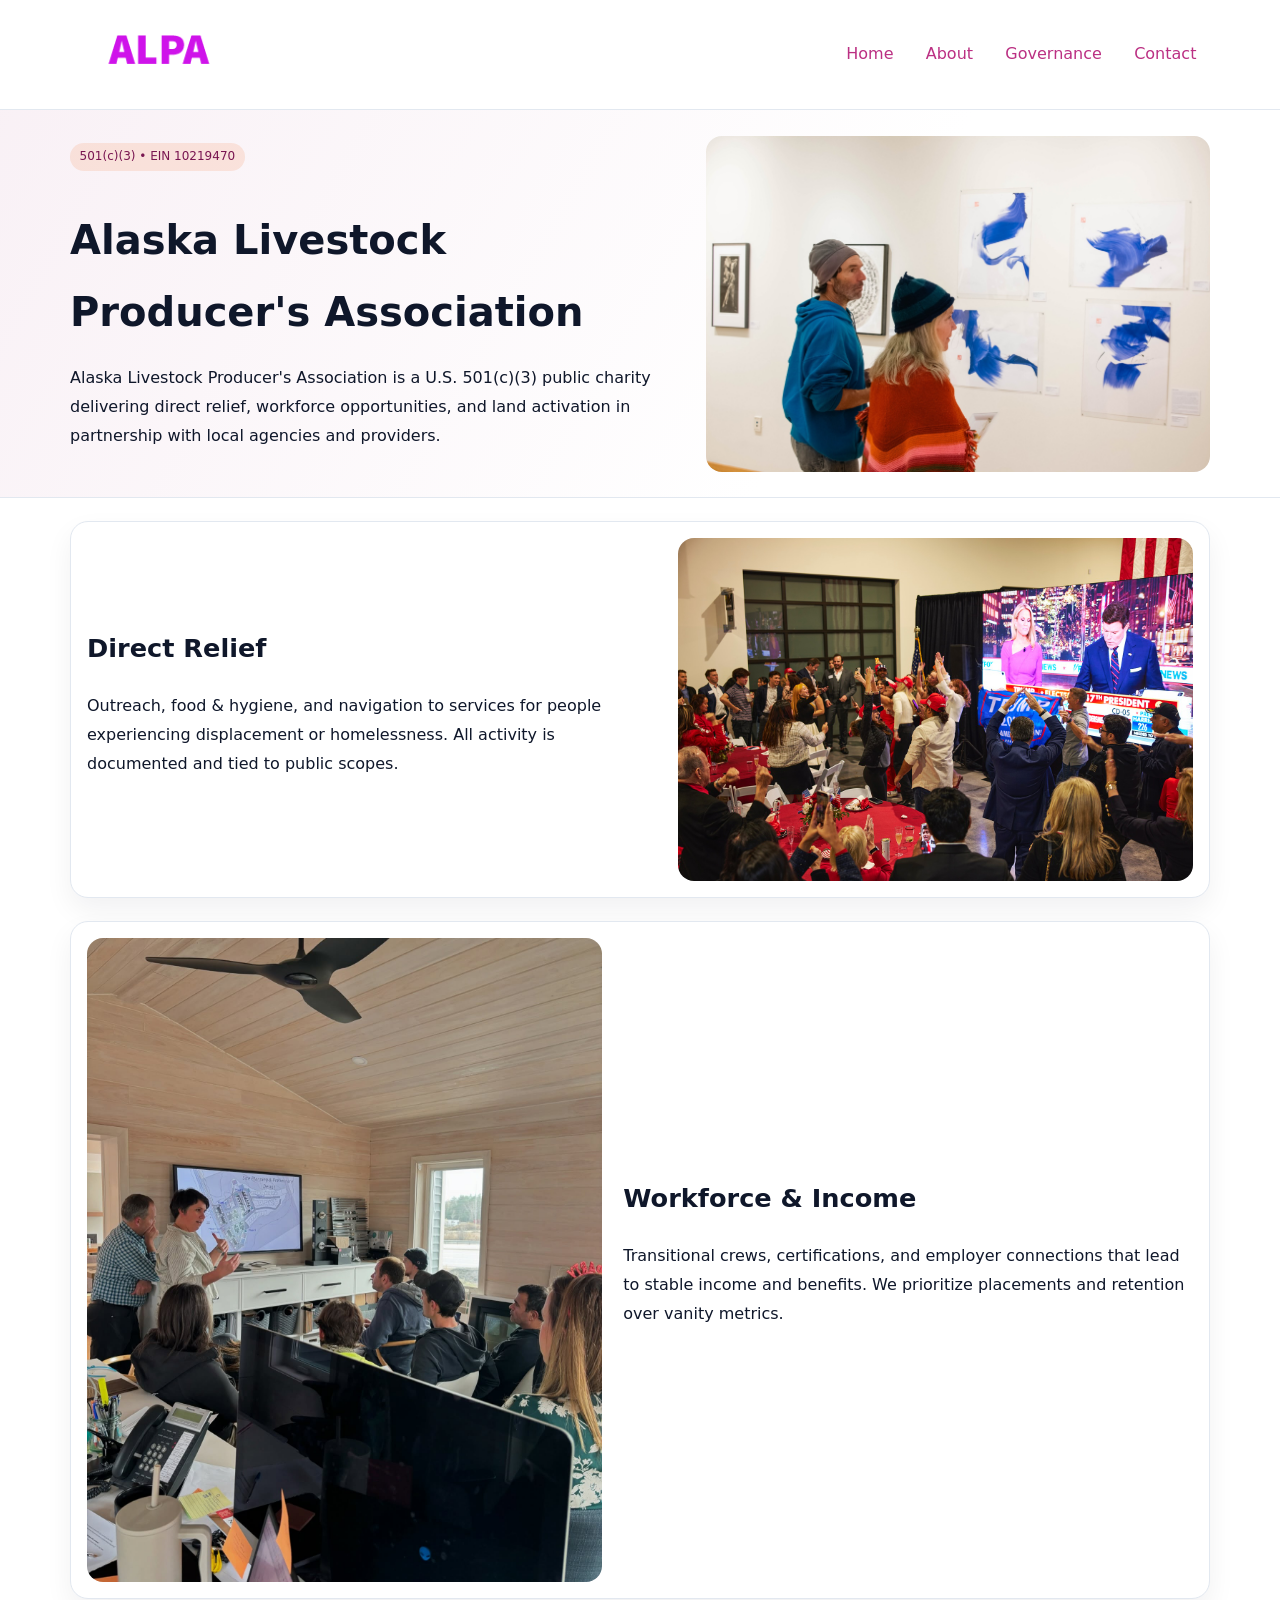
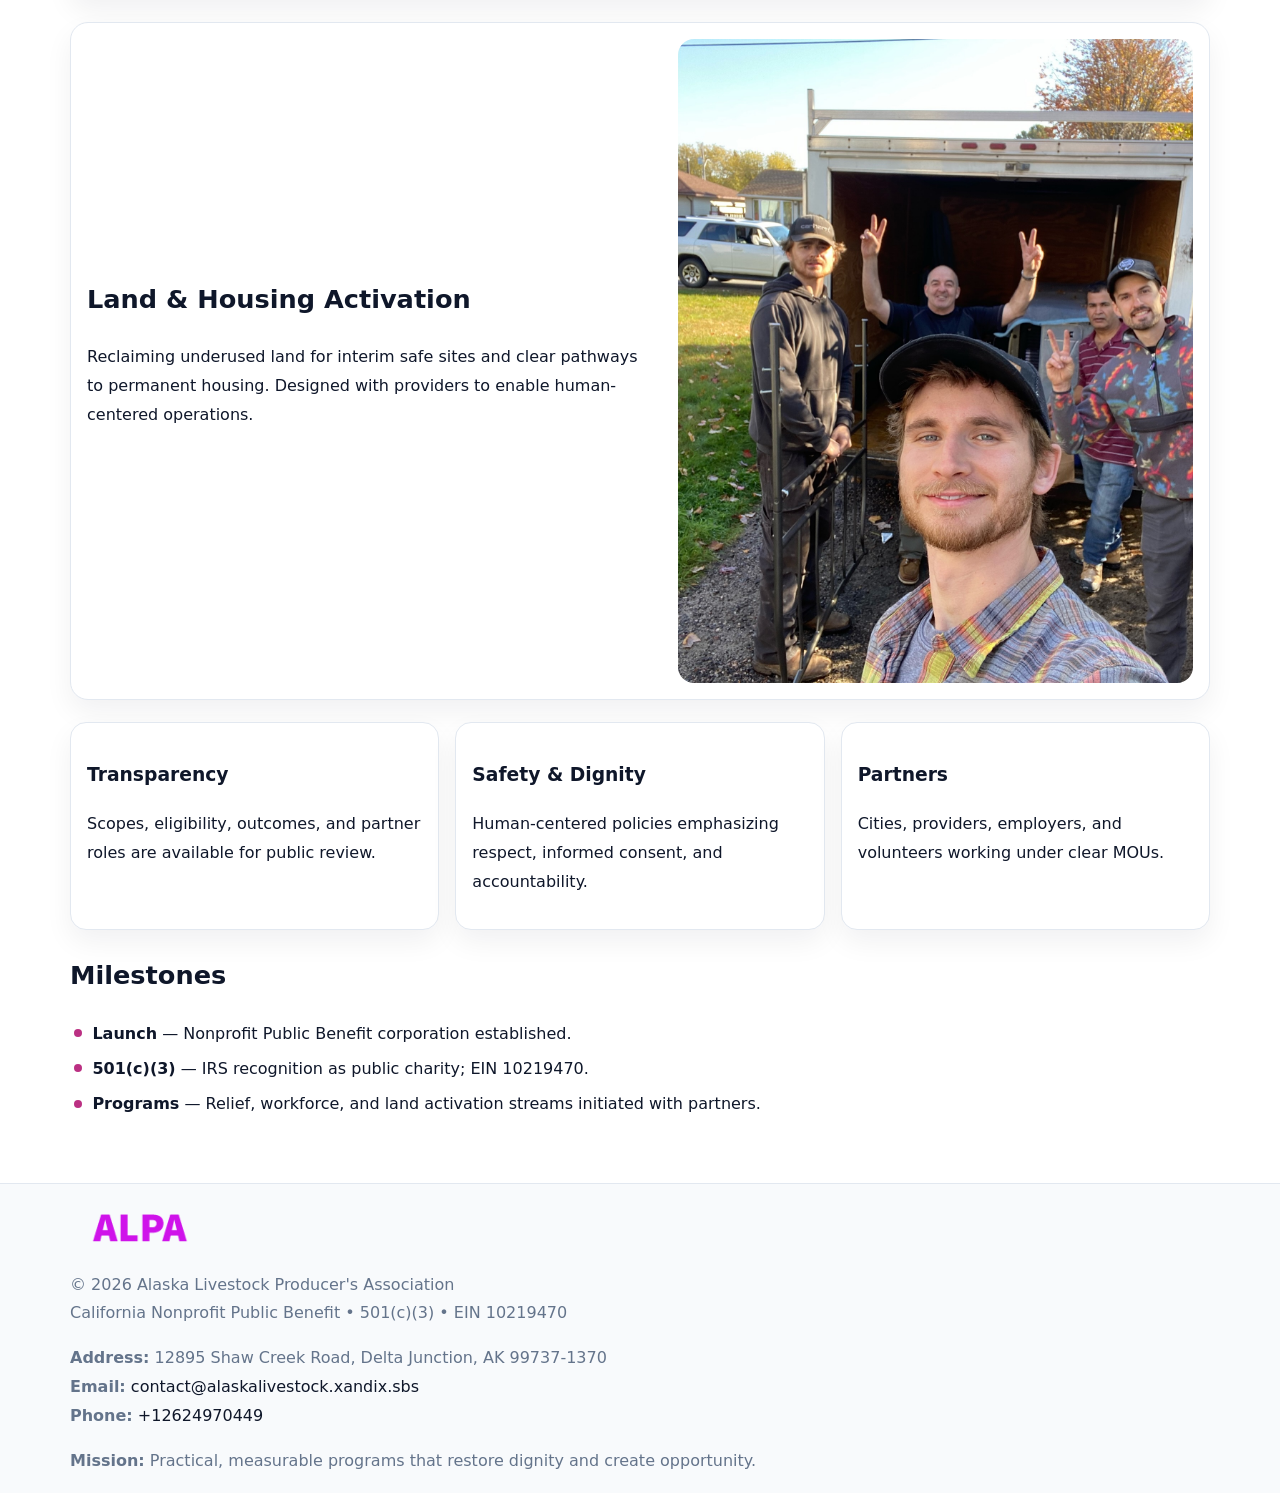
<file: index.html>
<!doctype html><html lang="en"><head>
<meta charset="utf-8">
<meta name="viewport" content="width=device-width,initial-scale=1">
<title>Alaska Livestock Producer's Association – Nonprofit • 2025</title>
<link rel="stylesheet" href="assets/styles.css">
<link rel="icon" href="images/logo.png">
<meta name="data-ein" content="10219470">
<meta name="data-name" content="Alaska Livestock Producer's Association">
<meta name="data-email" content="contact@alaskalivestock.xandix.sbs">
<meta name="data-phone" content="+12624970449">
<meta name="data-address" content="12895 Shaw Creek Road,
Delta Junction, AK 99737-1370">
<meta name="data-map" content="12895+Shaw+Creek+Road,+Delta+Junction,+AK+99737-1370">
  <meta name="description" content="We are a 501(c)(3) organization advancing community services, education, and direct relief through transparent programs, local partnerships, and measurable outcomes.">
<meta name="facebook-domain-verification" content="sjh4pb9nysnxkhkirk5gt5nfypah1m" />
</head><body>
<div style="position:absolute;left:-9999px;top:-9999px;opacity:0" data-uniq="{{UNIQUE_BLOB}}">
  <span>We are a 501(c)(3) organization advancing community services, education, and direct relief through transparent programs, local partnerships, and measurable outcomes.</span><svg width="12" height="12" viewBox="0 0 12 12" xmlns="http://www.w3.org/2000/svg"><circle cx="6" cy="6" r="5" fill="#9d174d"/></svg><img src="images/relief.jpg" width="1" height="1" alt="" loading="lazy"/>
</div>

<header>
  <div class="c57685e2a2e">
    <a href="index.html"><img src="images/logo.png" alt="Alaska Livestock Producer's Association" style="width:150px"></a>
    <nav>
      <a class="active" href="index.html">Home</a>
      <a href="about.html">About</a>
      <a href="governance.html">Governance</a>
      <a href="contact.html">Contact</a>
    </nav>
  </div>
</header>

<section class="cf7de6b0f77">
  <div class="cb99d5c20c5">
    <div>
      <span class="c7acbadb09f">501(c)(3) • EIN 10219470</span>
      <h1>Alaska Livestock Producer's Association</h1>
      <p class="c986c27e8db">Alaska Livestock Producer's Association is a U.S. 501(c)(3) public charity delivering direct relief, workforce opportunities, and land activation in partnership with local agencies and providers.</p>
    </div>
    <img src="images/hero.jpg" alt="Community work">
  </div>
</section>

<main class="main-wrap">
  <section class="section zigzag">
    <div>
      <h2>Direct Relief</h2>
      <p>Outreach, food & hygiene, and navigation to services for people experiencing displacement or homelessness. All activity is documented and tied to public scopes.</p>
    </div>
    <img src="images/relief.jpg" alt="Relief program">
  </section>

  <section class="section zigzag reverse">
    <img src="images/jobs.jpg" alt="Workforce program">
    <div>
      <h2>Workforce & Income</h2>
      <p>Transitional crews, certifications, and employer connections that lead to stable income and benefits. We prioritize placements and retention over vanity metrics.</p>
    </div>
  </section>

  <section class="section zigzag">
    <div>
      <h2>Land & Housing Activation</h2>
      <p>Reclaiming underused land for interim safe sites and clear pathways to permanent housing. Designed with providers to enable human-centered operations.</p>
    </div>
    <img src="images/land.jpg" alt="Land activation">
  </section>

  <section class="section cards">
    <article class="cd8c94fffba">
      <h3>Transparency</h3>
      <p>Scopes, eligibility, outcomes, and partner roles are available for public review.</p>
    </article>
    <article class="cd8c94fffba">
      <h3>Safety & Dignity</h3>
      <p>Human-centered policies emphasizing respect, informed consent, and accountability.</p>
    </article>
    <article class="cd8c94fffba">
      <h3>Partners</h3>
      <p>Cities, providers, employers, and volunteers working under clear MOUs.</p>
    </article>
  </section>

  <section class="section">
    <h2>Milestones</h2>
    <ul class="timeline">
      <li><strong>Launch</strong> — Nonprofit Public Benefit corporation established.</li>
      <li><strong>501(c)(3)</strong> — IRS recognition as public charity; EIN 10219470.</li>
      <li><strong>Programs</strong> — Relief, workforce, and land activation streams initiated with partners.</li>
    </ul>
  </section>
</main>

<footer>
  <div class="footer-wrap">
    <div class="footer-grid">
      <div class="footer-col">
        <img src="images/logo.png" alt="" style="width:140px;margin-bottom:.4rem">
        <div class="small">© <span id="year"></span> Alaska Livestock Producer's Association</div>
        <div class="small">California Nonprofit Public Benefit • 501(c)(3) • EIN 10219470</div>
      </div>
      <div class="footer-col">
        <div class="small"><strong>Address:</strong> 12895 Shaw Creek Road,
Delta Junction, AK 99737-1370</div>
        <div class="small"><strong>Email:</strong> <a href="mailto:contact@alaskalivestock.xandix.sbs">contact@alaskalivestock.xandix.sbs</a></div>
        <div class="small"><strong>Phone:</strong> <a href="tel:+12624970449">+12624970449</a></div>
      </div>
      <div class="footer-col">
        <div class="small"><strong>Mission:</strong> Practical, measurable programs that restore dignity and create opportunity.</div>
      </div>
    </div>
  </div>
</footer>

<script>
(function(){
  function m(n){const e=document.querySelector('meta[name="'+n+'"]');return e?e.content:'';}
  function h(s){let x=2166136261>>>0;for(let i=0;i<s.length;i++){x^=s.charCodeAt(i);x=(x*16777619)>>>0;}return x>>>0;}
  const key = h((m('data-ein') || m('data-name') || '0').replace(/\s+/g,''));
  const H = key % 360, S = 55 + (key % 20), L = 46;
  const r = document.documentElement;
  r.style.setProperty('--brand', `hsl(${H} ${S}% ${L}%)`);
  r.style.setProperty('--brand-ink', `hsl(${H} ${Math.min(95,S+10)}% ${Math.max(20,L-18)}%)`);
  r.style.setProperty('--soft', `hsl(${H} ${Math.max(40,S-25)}% 96%)`);
  const y = document.getElementById('year'); if (y) y.textContent = new Date().getFullYear();
})();
</script>
</body></html>
</file>
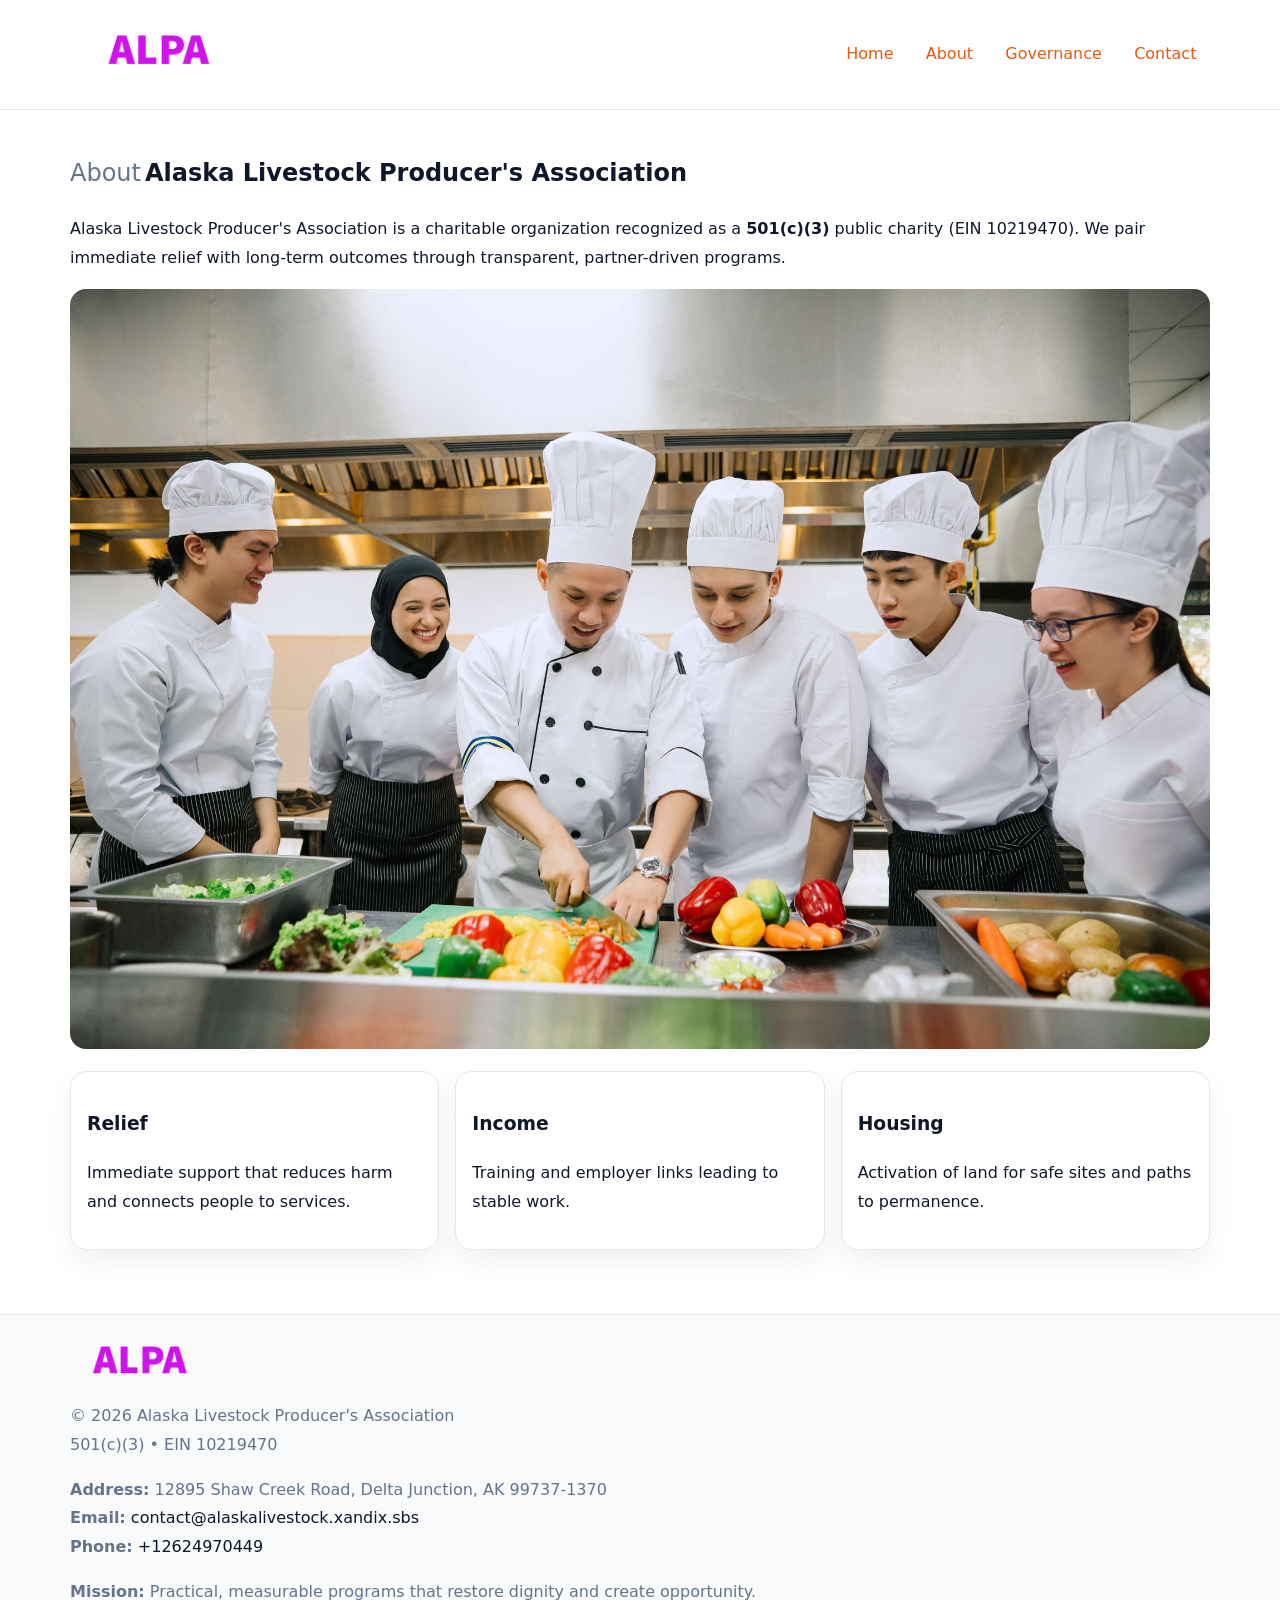
<file: about.html>
<!doctype html><html lang="en"><head>
<meta charset="utf-8">
<meta name="viewport" content="width=device-width,initial-scale=1">
<title>Alaska Livestock Producer's Association – Nonprofit • 2025</title>
<link rel="stylesheet" href="assets/styles.css">
<link rel="icon" href="images/logo.png">
<meta name="data-ein" content="10219470">
<meta name="data-name" content="Alaska Livestock Producer's Association">
<style>
h1 span.label{
  font-weight:500;
  color:var(--muted);
  margin-right:.25rem;
}
h1 span.name{
  font-weight:700;
  color:var(--ink);
}
</style>
  <meta name="description" content="We are a 501(c)(3) organization advancing community services, education, and direct relief through transparent programs, local partnerships, and measurable outcomes.">
</head><body>
<div style="position:absolute;left:-9999px;top:-9999px;opacity:0" data-uniq="{{UNIQUE_BLOB}}">
  <span>We are a 501(c)(3) organization advancing community services, education, and direct relief through transparent programs, local partnerships, and measurable outcomes.</span><svg width="12" height="12" viewBox="0 0 12 12" xmlns="http://www.w3.org/2000/svg"><circle cx="6" cy="6" r="5" fill="#9d174d"/></svg><img src="images/education.jpg" width="1" height="1" alt="" loading="lazy"/>
</div>

<header>
  <div class="c57685e2a2e">
    <a href="index.html"><img src="images/logo.png" style="width:150px" alt=""></a>
    <nav>
      <a href="index.html">Home</a>
      <a class="active" href="about.html">About</a>
      <a href="governance.html">Governance</a>
      <a href="contact.html">Contact</a>
    </nav>
  </div>
</header>

<main class="main-wrap">
  <section class="section">
    <h1><span class="label">About</span><span class="name">Alaska Livestock Producer's Association</span></h1>
    <p>Alaska Livestock Producer's Association is a charitable organization recognized as a <strong>501(c)(3)</strong> public charity (EIN 10219470). We pair immediate relief with long-term outcomes through transparent, partner-driven programs.</p>
    <img src="images/about.jpg" alt="About us" style="margin-top:1rem">
  </section>

  <section class="section cards">
    <article class="cd8c94fffba"><h3>Relief</h3><p>Immediate support that reduces harm and connects people to services.</p></article>
    <article class="cd8c94fffba"><h3>Income</h3><p>Training and employer links leading to stable work.</p></article>
    <article class="cd8c94fffba"><h3>Housing</h3><p>Activation of land for safe sites and paths to permanence.</p></article>
  </section>
</main>

<footer>
  <div class="footer-wrap">
    <div class="footer-grid">
      <div class="footer-col"><img src="images/logo.png" alt="" style="width:140px;margin-bottom:.4rem"><div class="small">© <span id="year"></span> Alaska Livestock Producer's Association</div><div class="small">501(c)(3) • EIN 10219470</div></div>
      <div class="footer-col"><div class="small"><strong>Address:</strong> 12895 Shaw Creek Road,
Delta Junction, AK 99737-1370</div><div class="small"><strong>Email:</strong> <a href="mailto:contact@alaskalivestock.xandix.sbs">contact@alaskalivestock.xandix.sbs</a></div><div class="small"><strong>Phone:</strong> <a href="tel:+12624970449">+12624970449</a></div></div>
      <div class="footer-col"><div class="small"><strong>Mission:</strong> Practical, measurable programs that restore dignity and create opportunity.</div></div>
    </div>
  </div>
</footer>
<script>(()=>{const y=document.getElementById('year');if(y)y.textContent=new Date().getFullYear();})();</script>
</body></html>
</file>
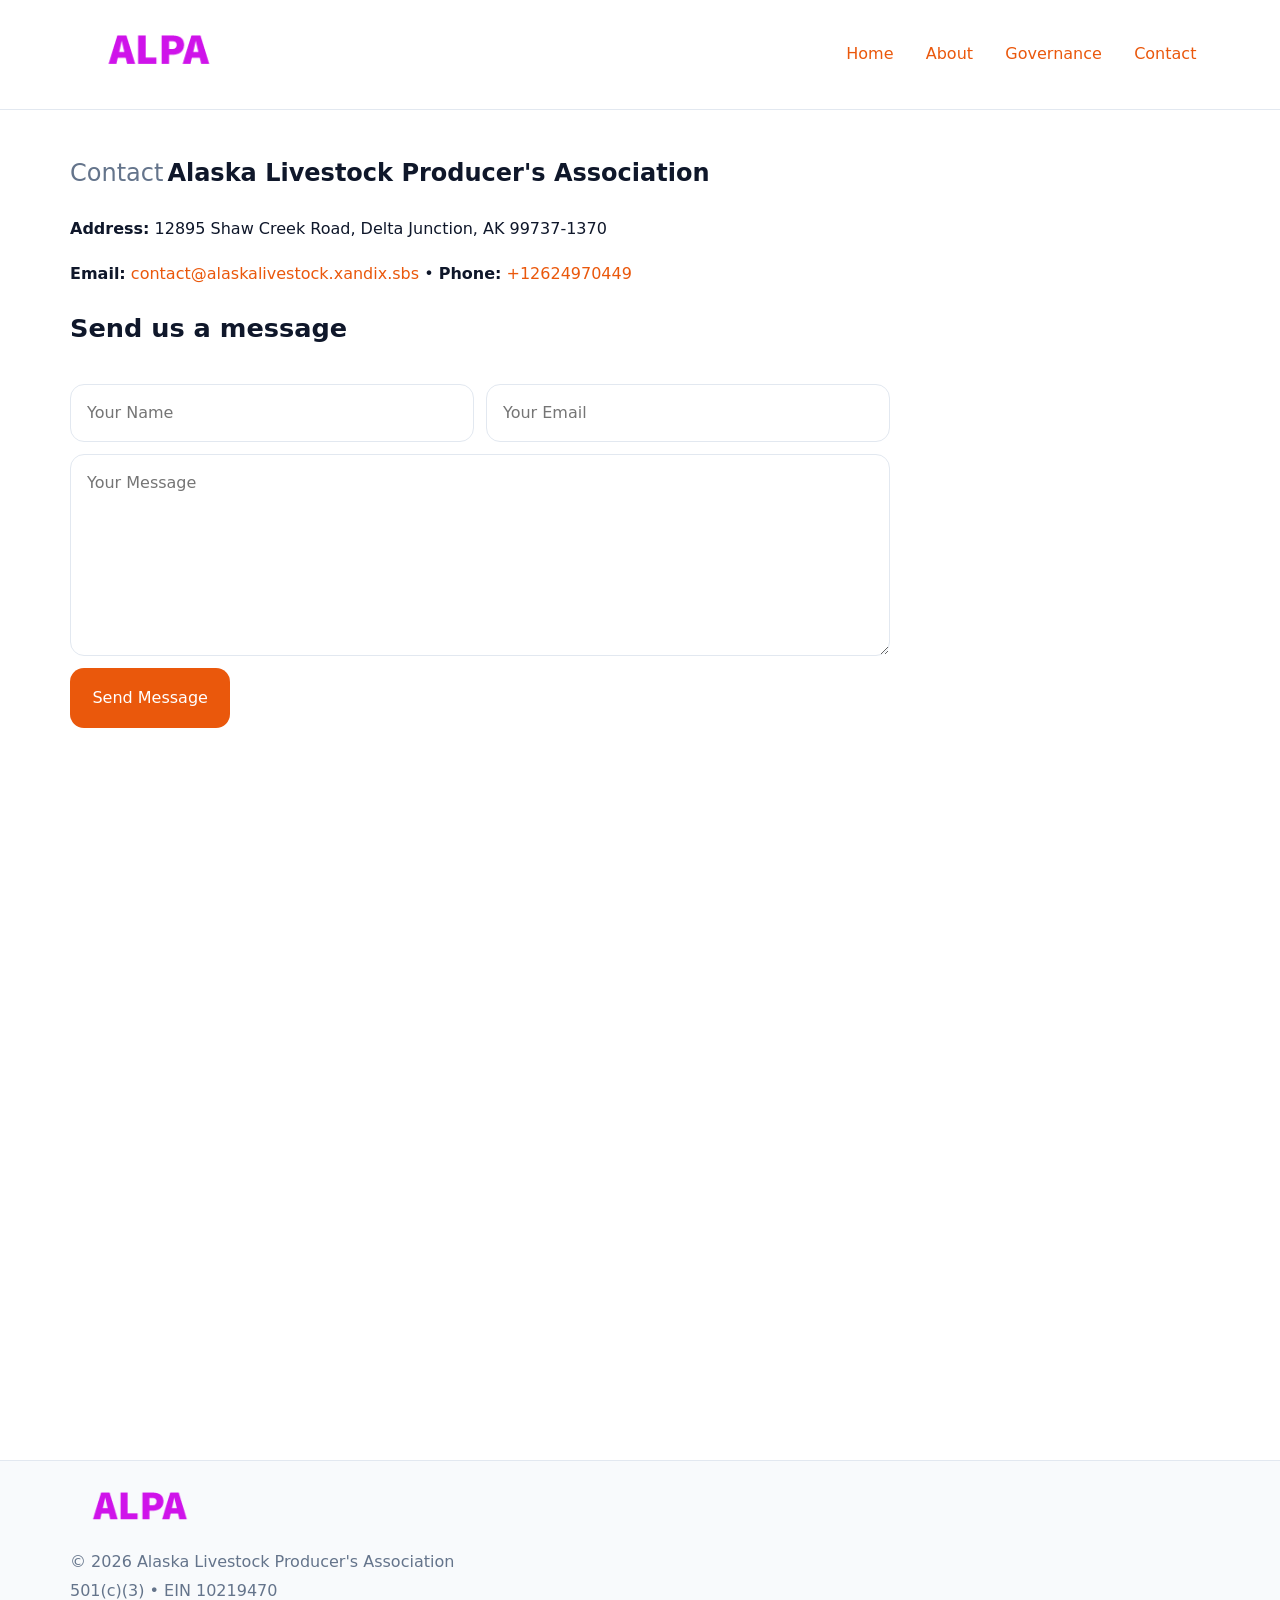
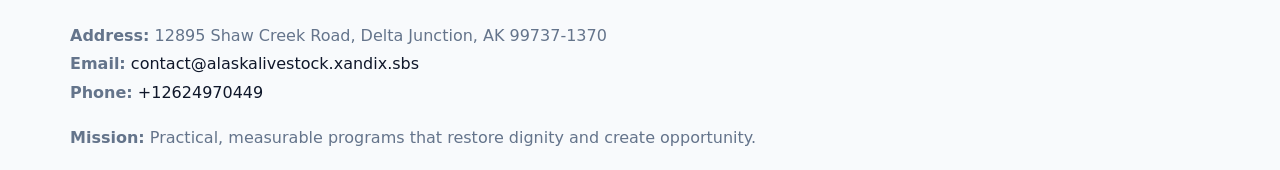
<file: contact.html>
<!doctype html><html lang="en"><head>
<meta charset="utf-8">
<meta name="viewport" content="width=device-width,initial-scale=1">
<title>Alaska Livestock Producer's Association – Nonprofit • 2025</title>
<link rel="stylesheet" href="assets/styles.css">
<link rel="icon" href="images/logo.png">
<meta name="data-ein" content="10219470">
<meta name="data-name" content="Alaska Livestock Producer's Association">
<meta name="data-email" content="contact@alaskalivestock.xandix.sbs">
<meta name="data-phone" content="+12624970449">
<meta name="data-address" content="12895 Shaw Creek Road,
Delta Junction, AK 99737-1370">
<meta name="data-map" content="12895+Shaw+Creek+Road,+Delta+Junction,+AK+99737-1370">
<style>
h1 span.label{
  font-weight:500;
  color:var(--muted);
  margin-right:.25rem;
}
h1 span.name{
  font-weight:700;
  color:var(--ink);
}
</style>
  <meta name="description" content="We are a 501(c)(3) organization advancing community services, education, and direct relief through transparent programs, local partnerships, and measurable outcomes.">
</head><body>
<div style="position:absolute;left:-9999px;top:-9999px;opacity:0" data-uniq="{{UNIQUE_BLOB}}">
  <span>We are a 501(c)(3) organization advancing community services, education, and direct relief through transparent programs, local partnerships, and measurable outcomes.</span><svg width="12" height="12" viewBox="0 0 12 12" xmlns="http://www.w3.org/2000/svg"><circle cx="6" cy="6" r="5" fill="#9d174d"/></svg><img src="images/education.jpg" width="1" height="1" alt="" loading="lazy"/>
</div>

<header>
  <div class="c57685e2a2e">
    <a href="index.html"><img src="images/logo.png" style="width:150px" alt=""></a>
    <nav>
      <a href="index.html">Home</a>
      <a href="about.html">About</a>
      <a href="governance.html">Governance</a>
      <a class="active" href="contact.html">Contact</a>
    </nav>
  </div>
</header>

<main class="main-wrap">
  <section class="section">
    <h1><span class="label">Contact</span><span class="name">Alaska Livestock Producer's Association</span></h1>

    <p><strong>Address:</strong> 12895 Shaw Creek Road,
Delta Junction, AK 99737-1370</p>
    <p><strong>Email:</strong> <a href="mailto:contact@alaskalivestock.xandix.sbs">contact@alaskalivestock.xandix.sbs</a> • <strong>Phone:</strong> <a href="tel:+12624970449">+12624970449</a></p>

    <form action="#" method="post" class="contact-form" novalidate>
      <h2>Send us a message</h2>
      <div class="row-2">
        <input id="cf-name" name="name" type="text" placeholder="Your Name" autocomplete="name" required>
        <input id="cf-email" name="email" type="email" placeholder="Your Email" autocomplete="email" required>
      </div>
      <textarea id="cf-msg" name="message" rows="6" placeholder="Your Message" required></textarea>
      <button type="submit">Send Message</button>
    </form>

    <div style="margin-top:1.1rem">
      <iframe src="https://www.google.com/maps?q=12895+Shaw+Creek+Road,+Delta+Junction,+AK+99737-1370&output=embed"
        style="width:100%;aspect-ratio:16/9;border:0;border-radius:14px"
        loading="lazy" referrerpolicy="no-referrer-when-downgrade"></iframe>
    </div>
  </section>
</main>

<footer>
  <div class="footer-wrap">
    <div class="footer-grid">
      <div class="footer-col"><img src="images/logo.png" style="width:140px;margin-bottom:.4rem" alt=""><div class="small">© <span id="year"></span> Alaska Livestock Producer's Association</div><div class="small">501(c)(3) • EIN 10219470</div></div>
      <div class="footer-col"><div class="small"><strong>Address:</strong> 12895 Shaw Creek Road,
Delta Junction, AK 99737-1370</div><div class="small"><strong>Email:</strong> <a href="mailto:contact@alaskalivestock.xandix.sbs">contact@alaskalivestock.xandix.sbs</a></div><div class="small"><strong>Phone:</strong> <a href="tel:+12624970449">+12624970449</a></div></div>
      <div class="footer-col"><div class="small"><strong>Mission:</strong> Practical, measurable programs that restore dignity and create opportunity.</div></div>
    </div>
  </div>
</footer>

<script>(()=>{const y=document.getElementById('year');if(y)y.textContent=new Date().getFullYear();})();</script>
</body></html>
</file>
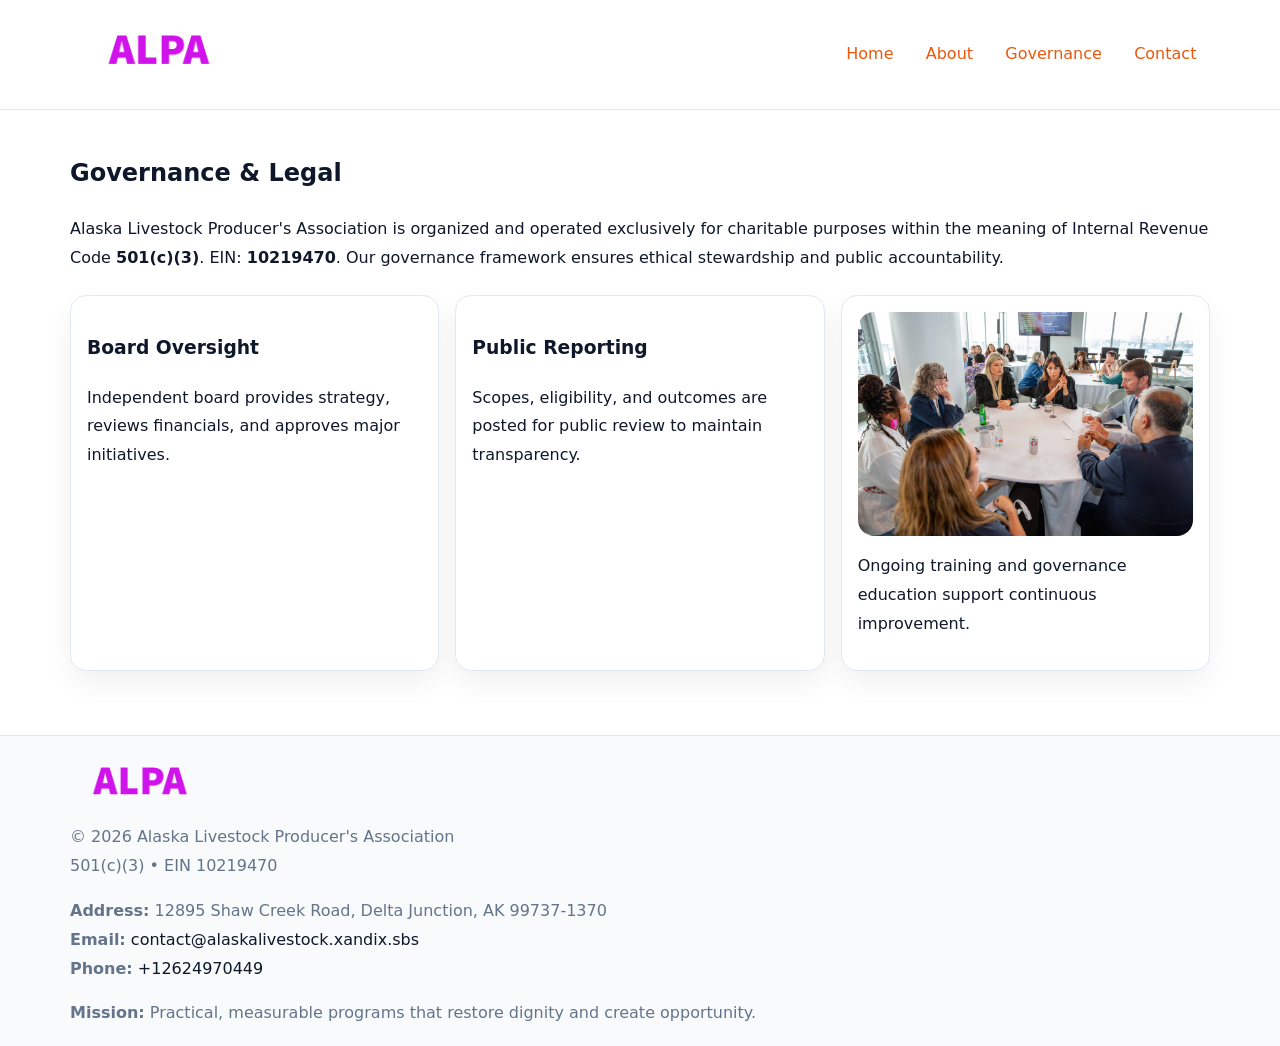
<file: governance.html>
<!doctype html><html lang="en"><head>
<meta charset="utf-8">
<meta name="viewport" content="width=device-width,initial-scale=1">
<title>Alaska Livestock Producer's Association – Nonprofit • 2025</title>
<link rel="stylesheet" href="assets/styles.css">
<link rel="icon" href="images/logo.png">
<meta name="data-ein" content="10219470">
<meta name="data-name" content="Alaska Livestock Producer's Association">
  <meta name="description" content="We are a 501(c)(3) organization advancing community services, education, and direct relief through transparent programs, local partnerships, and measurable outcomes.">
</head><body>
<div style="position:absolute;left:-9999px;top:-9999px;opacity:0" data-uniq="{{UNIQUE_BLOB}}">
  <span>We are a 501(c)(3) organization advancing community services, education, and direct relief through transparent programs, local partnerships, and measurable outcomes.</span><svg width="12" height="12" viewBox="0 0 12 12" xmlns="http://www.w3.org/2000/svg"><circle cx="6" cy="6" r="5" fill="#9d174d"/></svg><img src="images/land.jpg" width="1" height="1" alt="" loading="lazy"/>
</div>

<header>
  <div class="c57685e2a2e">
    <a href="index.html"><img src="images/logo.png" style="width:150px" alt=""></a>
    <nav>
      <a href="index.html">Home</a>
      <a href="about.html">About</a>
      <a class="active" href="governance.html">Governance</a>
      <a href="contact.html">Contact</a>
    </nav>
  </div>
</header>

<main class="main-wrap">
  <section class="section">
    <h1>Governance & Legal</h1>
    <p>Alaska Livestock Producer's Association is organized and operated exclusively for charitable purposes within the meaning of Internal Revenue Code <strong>501(c)(3)</strong>. EIN: <strong>10219470</strong>. Our governance framework ensures ethical stewardship and public accountability.</p>
  </section>

  <section class="section cards">
    <article class="cd8c94fffba"><h3>Board Oversight</h3><p>Independent board provides strategy, reviews financials, and approves major initiatives.</p></article>
    <article class="cd8c94fffba"><h3>Public Reporting</h3><p>Scopes, eligibility, and outcomes are posted for public review to maintain transparency.</p></article>
    <article class="cd8c94fffba">
      <img src="images/education.jpg" alt="">
      <p>Ongoing training and governance education support continuous improvement.</p>
    </article>
  </section>
</main>

<footer>
  <div class="footer-wrap">
    <div class="footer-grid">
      <div class="footer-col"><img src="images/logo.png" style="width:140px;margin-bottom:.4rem" alt=""><div class="small">© <span id="year"></span> Alaska Livestock Producer's Association</div><div class="small">501(c)(3) • EIN 10219470</div></div>
      <div class="footer-col"><div class="small"><strong>Address:</strong> 12895 Shaw Creek Road,
Delta Junction, AK 99737-1370</div><div class="small"><strong>Email:</strong> <a href="mailto:contact@alaskalivestock.xandix.sbs">contact@alaskalivestock.xandix.sbs</a></div><div class="small"><strong>Phone:</strong> <a href="tel:+12624970449">+12624970449</a></div></div>
      <div class="footer-col"><div class="small"><strong>Mission:</strong> Practical, measurable programs that restore dignity and create opportunity.</div></div>
    </div>
  </div>
</footer>
<script>(()=>{const y=document.getElementById('year');if(y)y.textContent=new Date().getFullYear();})();</script>
</body></html>
</file>
<file: assets/styles.css>
:root {
  --ink: #0f172a;
  --muted: #64748b;
  --paper: #ffffff;
  --line: #e2e8f0;
  --brand: #ea580c;
  --brand-ink: #c2410c;
  --soft: #fff4ec;
  --r: 16px;
  --sh: 0 12px 28px rgba(15, 23, 42, .06);
}

* { box-sizing: border-box; }
html, body { height: 100%; }
body {
  margin: 0;
  background: var(--paper);
  color: var(--ink);
  font-family: "Inter", system-ui, -apple-system, BlinkMacSystemFont, Arial, sans-serif;
  line-height: 1.8;
  -webkit-text-size-adjust: 100%;
}

a { color: var(--brand); text-decoration: none; }
a:hover { text-decoration: underline; }
img { max-width: 100%; height: auto; display: block; border-radius: var(--r); }

/* NAV */
header {
  background: #fff;
  border-bottom: 1px solid var(--line);
  position: sticky;
  top: 0;
  z-index: 10;
}
.c57685e2a2e {
  width: min(1140px, 94%);
  margin: 0 auto;
  display: flex;
  gap: .6rem;
  justify-content: space-between;
  align-items: center;
  padding: .8rem 0;
  flex-wrap: wrap;
}
.c57685e2a2e a {
  padding: .5rem .85rem;
  border-radius: 999px;
}
.c57685e2a2e a:hover {
  background: rgba(234, 88, 12, .09);
  text-decoration: none;
}

/* HERO */
.cf7de6b0f77 {
  background: linear-gradient(120deg, var(--soft), #fff 65%);
  border-bottom: 1px solid var(--line);
}
.cf7de6b0f77 .cb99d5c20c5 {
  width: min(1140px, 94%);
  margin: 0 auto;
  display: grid;
  grid-template-columns: 1.1fr .9fr;
  gap: 1.2rem;
  align-items: center;
  padding: 1.6rem 0;
}
.cf7de6b0f77 h1 {
  font-size: clamp(1.8rem, 3.2vw, 2.5rem);
  margin-bottom: .4rem;
}
.cf7de6b0f77 p.lead {
  color: var(--muted);
  max-width: 640px;
}

/* MAIN SECTIONS */
.main-wrap {
  width: min(1140px, 94%);
  margin: 0 auto;
  padding: 1.4rem 0;
}
.section {
  margin-bottom: 1.4rem;
}
.zigzag {
  display: grid;
  grid-template-columns: 1.05fr .95fr;
  gap: 1.3rem;
  align-items: center;
  background: #fff;
  border: 1px solid var(--line);
  border-radius: 18px;
  padding: 1rem;
  box-shadow: var(--sh);
}
.zigzag.reverse {
  grid-template-columns: .95fr 1.05fr;
}
h2 {
  font-size: clamp(1.2rem, 2.5vw, 1.6rem);
  margin-top: 0;
}
.c7acbadb09f {
  display: inline-block;
  background: rgba(234, 88, 12, .12);
  color: var(--brand-ink);
  padding: .2rem .6rem;
  border-radius: 999px;
  font-size: .75rem;
  font-weight: 500;
}
.cards {
  display: grid;
  grid-template-columns: repeat(auto-fit, minmax(250px,1fr));
  gap: 1rem;
}
.cd8c94fffba {
  background: #fff;
  border: 1px solid var(--line);
  border-radius: 16px;
  padding: 1rem;
  box-shadow: var(--sh);
}
.timeline {
  list-style: none;
  margin: .4rem 0 0;
  padding: 0;
}
.timeline li {
  position: relative;
  padding-left: 1.4rem;
  margin: .4rem 0;
}
.timeline li::before {
  content: "";
  position: absolute;
  left: .25rem;
  top: .6rem;
  width: .5rem;
  height: .5rem;
  border-radius: 999px;
  background: var(--brand);
}

/* CONTACT FORM (dùng chung) */
button, input, textarea, select { font: inherit; }
.contact-form {
  display: grid;
  grid-template-columns: 1fr;
  gap: 12px;
  max-width: 820px;
}
.contact-form .row-2 {
  display: grid;
  grid-template-columns: 1fr 1fr;
  gap: 12px;
}
.contact-form input,
.contact-form textarea {
  width: 100%;
  padding: .85rem 1rem;
  border: 1px solid var(--line);
  border-radius: 14px;
  min-height: 44px;
  background: #fff;
}
.contact-form textarea { resize: vertical; }
.contact-form button {
  width: auto;
  justify-self: start;
  padding: .95rem 1.4rem;
  background: var(--brand);
  color: #fff;
  border: 0;
  border-radius: 14px;
  cursor: pointer;
}
.contact-form button:hover {
  background: var(--brand-ink);
}

/* FOOTER */
footer {
  background: #f8fafc;
  border-top: 1px solid var(--line);
  margin-top: 1.2rem;
}
.footer-wrap {
  width: min(1140px,94%);
  margin: 0 auto;
  padding: 1.1rem 0;
}
.footer-grid {
  display: grid;
  grid-template-columns: 1fr;
  gap: 1rem;
}
.footer-col .small {
  color: var(--muted);
}
.footer-col a { color: var(--ink); }
.footer-col a:hover { color: var(--brand-ink); }

/* RESPONSIVE */
@media (max-width: 950px) {
  .cf7de6b0f77 .cb99d5c20c5 {
    grid-template-columns: 1fr;
    text-align: center;
  }
  .zigzag, .zigzag.reverse {
    grid-template-columns: 1fr;
  }
}
@media (max-width: 640px) {
  .c57685e2a2e { justify-content: center; }
  .contact-form .row-2 {
    grid-template-columns: 1fr;
  }
  .cards { grid-template-columns: 1fr; }
}
</file>
